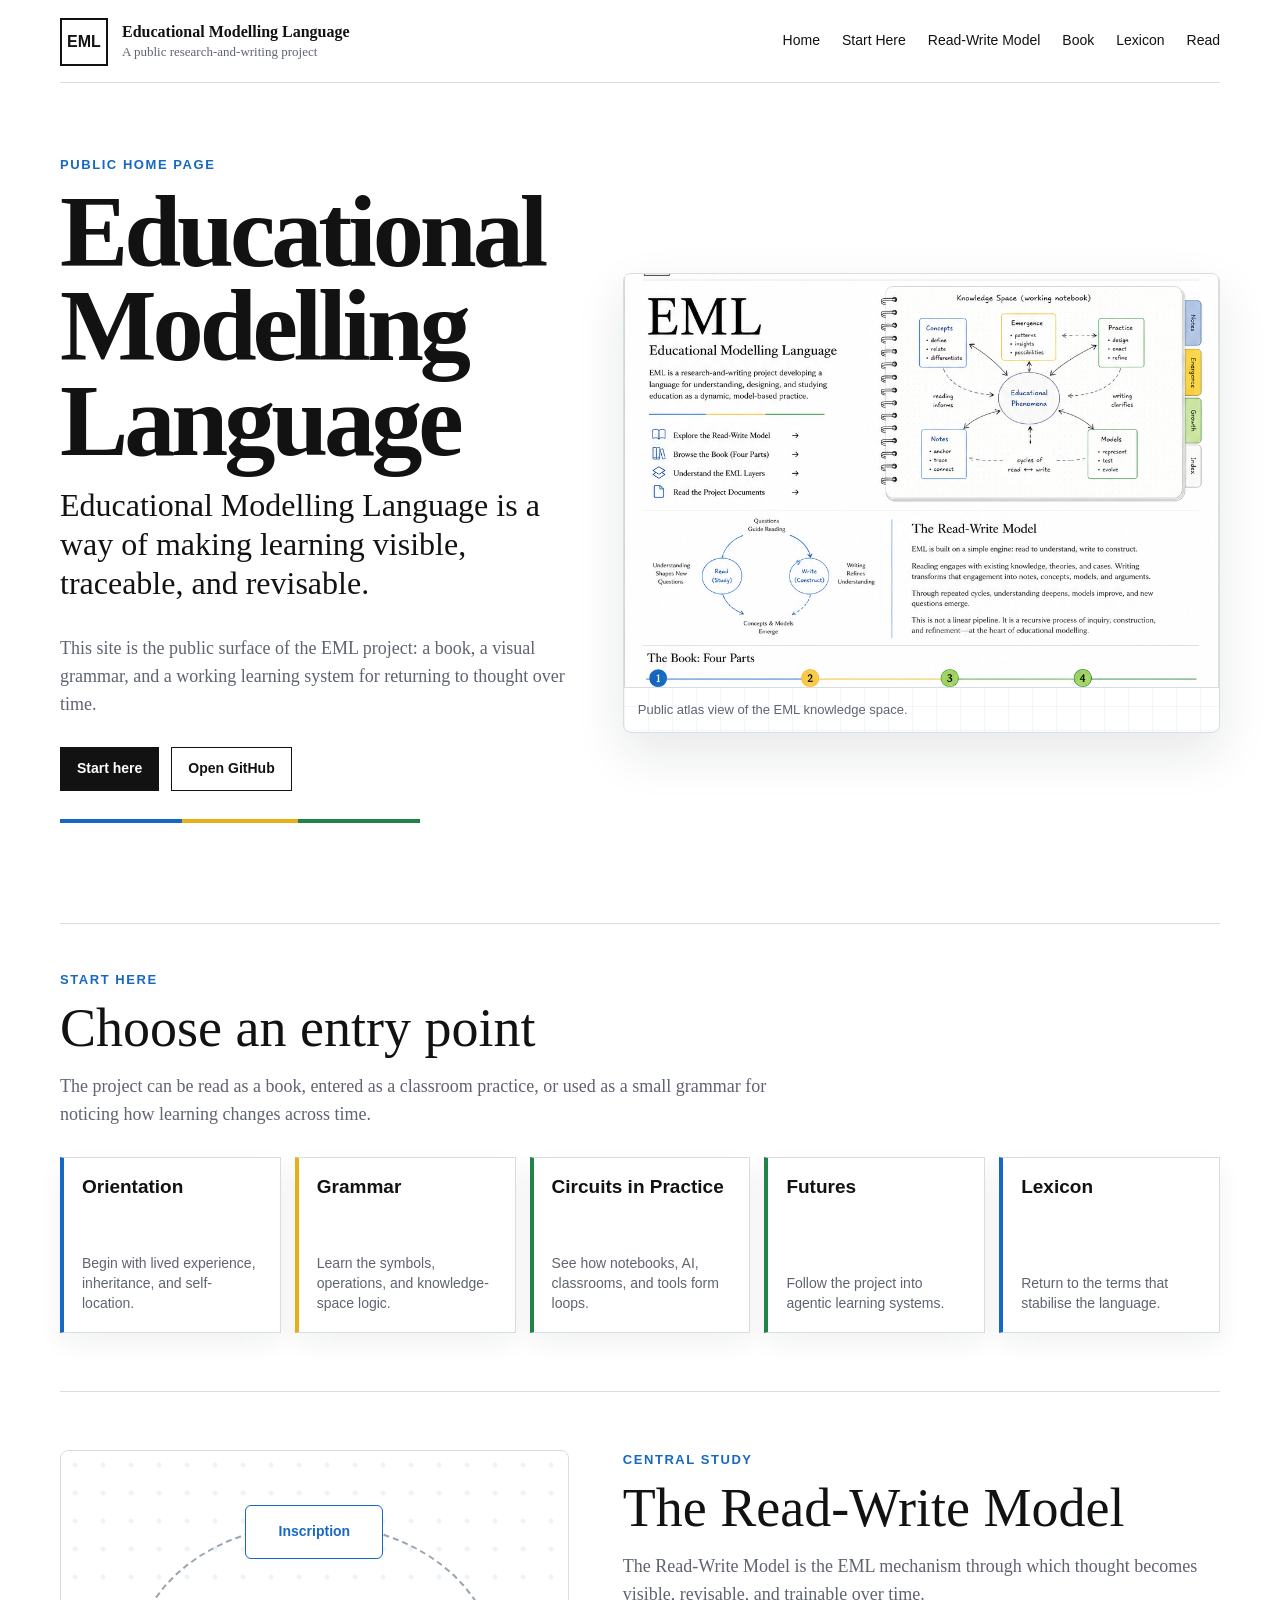
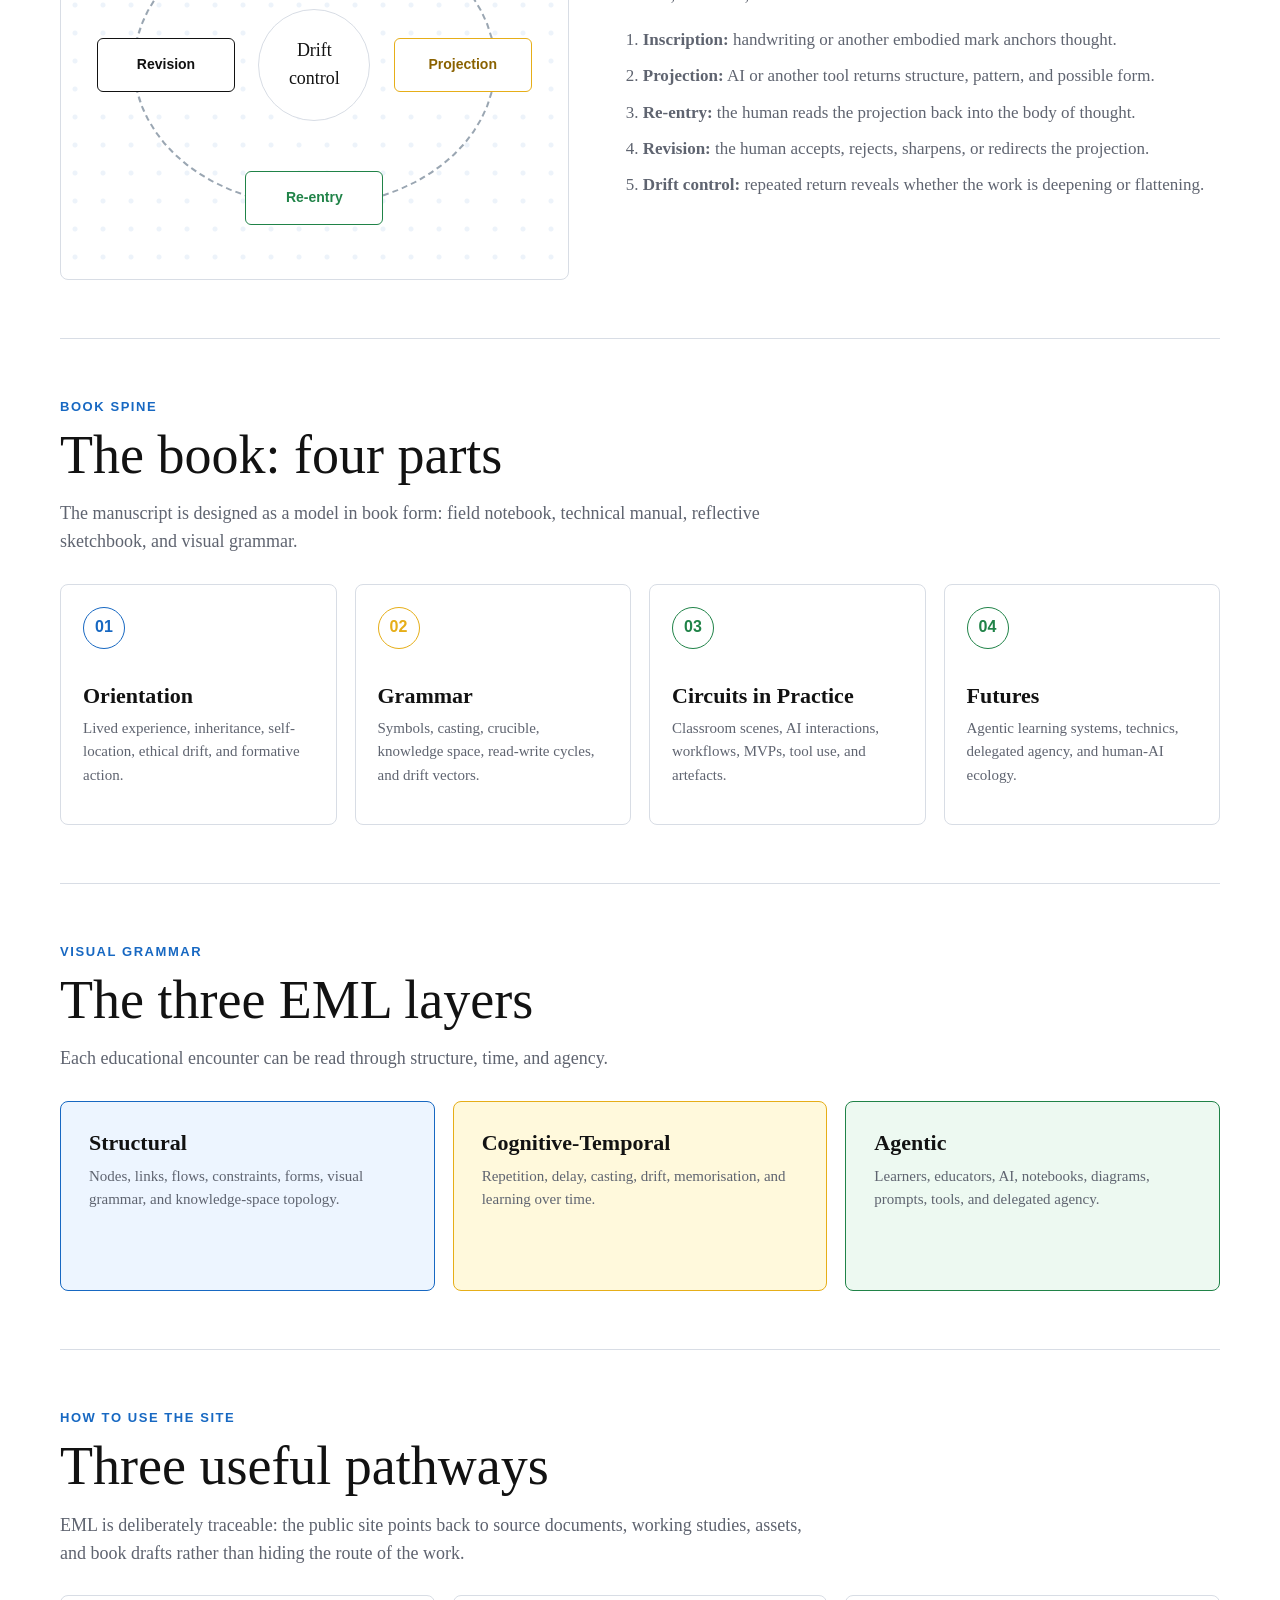
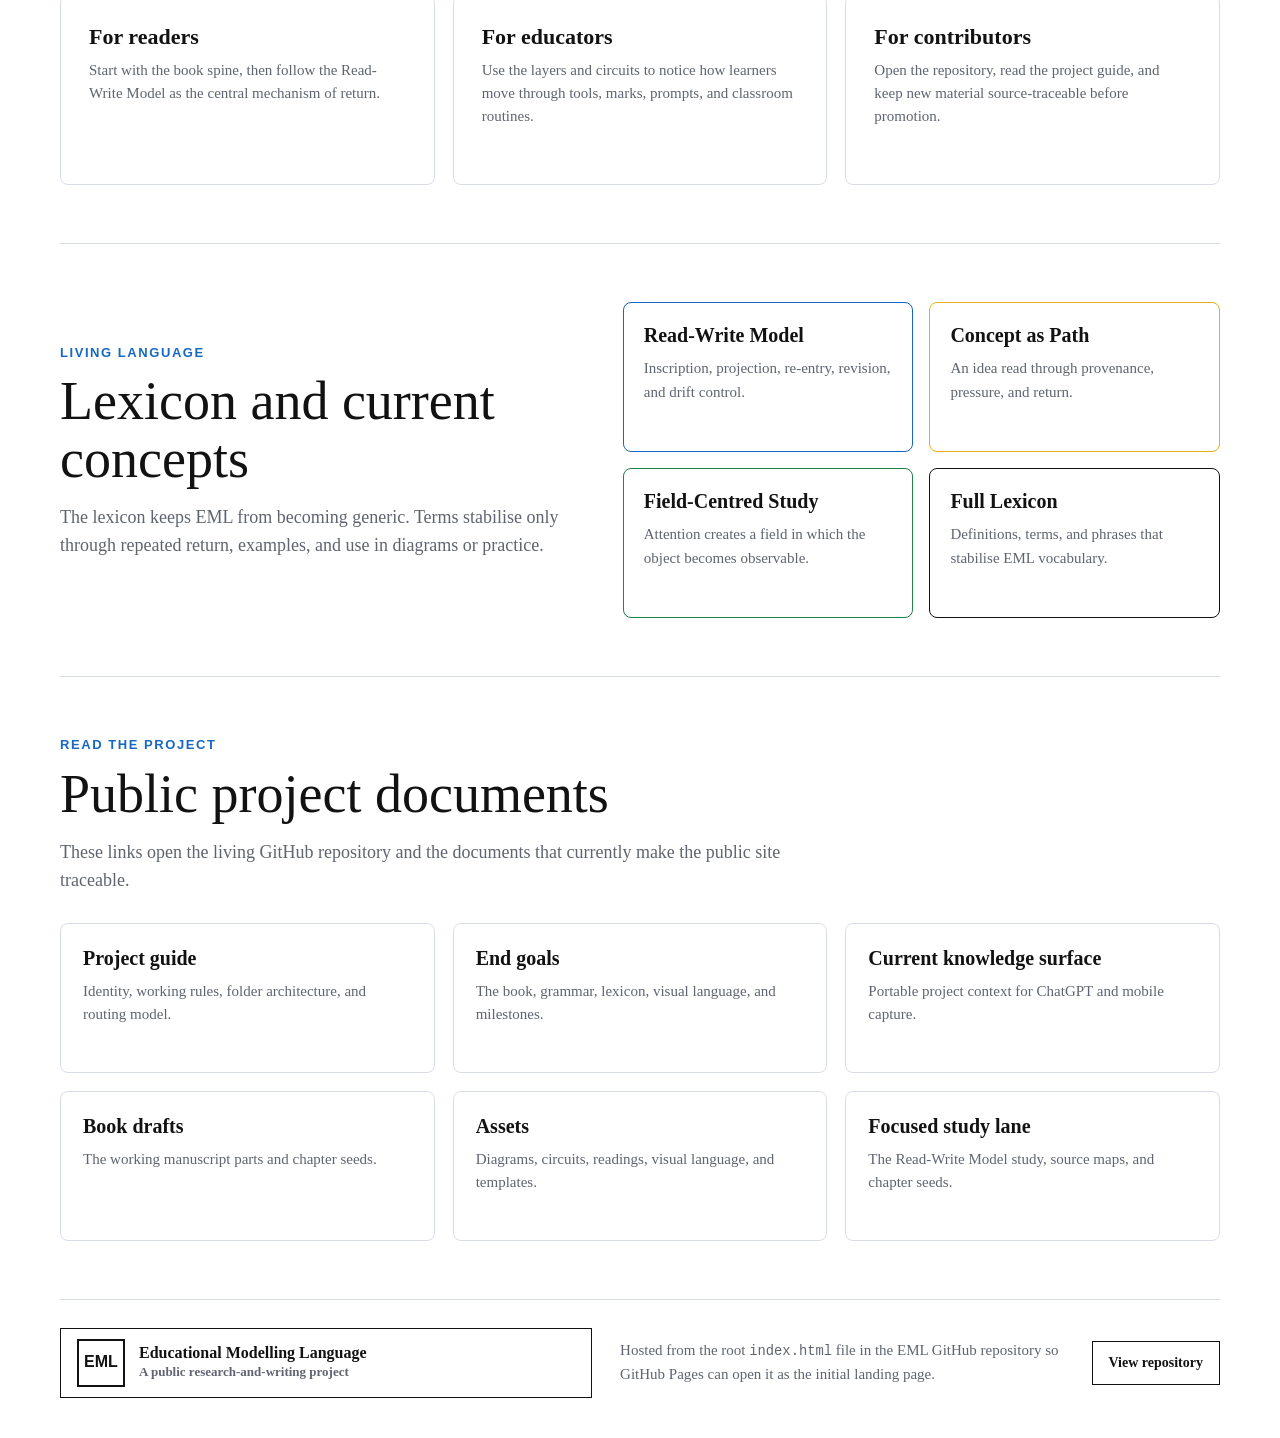
<file: index.html>
<!doctype html>
<html lang="en">
  <head>
    <meta charset="utf-8" />
    <meta name="viewport" content="width=device-width, initial-scale=1" />
    <meta
      name="description"
      content="Educational Modelling Language is a public book and learning-system project for making learning visible, traceable, and revisable."
    />
    <title>Educational Modelling Language | EML</title>
    <link rel="stylesheet" href="site/styles.css" />
  </head>
  <body>
    <header class="site-header">
      <a class="brand" href="./index.html" aria-label="EML home page">
        <span class="brand-mark">EML</span>
        <span>
          <strong>Educational Modelling Language</strong>
          <small>A public research-and-writing project</small>
        </span>
      </a>
      <nav aria-label="Primary navigation">
        <a href="#home">Home</a>
        <a href="#start-here">Start Here</a>
        <a href="#model">Read-Write Model</a>
        <a href="#book">Book</a>
        <a href="#lexicon">Lexicon</a>
        <a href="#reading">Read</a>
      </nav>
    </header>

    <main id="home">
      <section class="hero section-grid" aria-labelledby="site-title">
        <div class="hero-copy">
          <p class="eyebrow">Public home page</p>
          <h1 id="site-title">Educational Modelling Language</h1>
          <p class="lede">
            Educational Modelling Language is a way of making learning visible,
            traceable, and revisable.
          </p>
          <p>
            This site is the public surface of the EML project: a book, a visual
            grammar, and a working learning system for returning to thought over
            time.
          </p>
          <div class="actions" aria-label="Project shortcuts">
            <a href="#start-here">Start here</a>
            <a href="https://github.com/ErinConradMountain/EML">Open GitHub</a>
          </div>
        </div>

        <figure class="atlas-frame">
          <img
            src="site/assets/eml-public-atlas-concept.png"
            alt="Notebook-style EML knowledge space diagram with concepts, notes, models, emergence, and practice connected through read-write cycles."
          />
          <figcaption>Public atlas view of the EML knowledge space.</figcaption>
        </figure>
      </section>

      <section id="start-here" class="start-here" aria-labelledby="start-title">
        <div class="section-heading">
          <p class="eyebrow">Start Here</p>
          <h2 id="start-title">Choose an entry point</h2>
          <p>
            The project can be read as a book, entered as a classroom practice,
            or used as a small grammar for noticing how learning changes across
            time.
          </p>
        </div>
        <div class="start-grid" aria-label="EML starting points">
          <a href="#orientation">
            <strong>Orientation</strong>
            <span
              >Begin with lived experience, inheritance, and
              self-location.</span
            >
          </a>
          <a href="#grammar">
            <strong>Grammar</strong>
            <span
              >Learn the symbols, operations, and knowledge-space logic.</span
            >
          </a>
          <a href="#circuits">
            <strong>Circuits in Practice</strong>
            <span
              >See how notebooks, AI, classrooms, and tools form loops.</span
            >
          </a>
          <a href="#futures">
            <strong>Futures</strong>
            <span>Follow the project into agentic learning systems.</span>
          </a>
          <a href="#lexicon">
            <strong>Lexicon</strong>
            <span>Return to the terms that stabilise the language.</span>
          </a>
        </div>
      </section>

      <section
        id="model"
        class="model section-grid"
        aria-labelledby="model-title"
      >
        <div class="loop-diagram" aria-label="Read-Write Model loop">
          <span class="loop-node node-blue">Inscription</span>
          <span class="loop-node node-yellow">Projection</span>
          <span class="loop-node node-green">Re-entry</span>
          <span class="loop-node node-ink">Revision</span>
          <span class="loop-center">Drift<br />control</span>
        </div>
        <div>
          <p class="eyebrow">Central study</p>
          <h2 id="model-title">The Read-Write Model</h2>
          <p>
            The Read-Write Model is the EML mechanism through which thought
            becomes visible, revisable, and trainable over time.
          </p>
          <ol class="steps">
            <li>
              <strong>Inscription:</strong> handwriting or another embodied mark
              anchors thought.
            </li>
            <li>
              <strong>Projection:</strong> AI or another tool returns structure,
              pattern, and possible form.
            </li>
            <li>
              <strong>Re-entry:</strong> the human reads the projection back
              into the body of thought.
            </li>
            <li>
              <strong>Revision:</strong> the human accepts, rejects, sharpens,
              or redirects the projection.
            </li>
            <li>
              <strong>Drift control:</strong> repeated return reveals whether
              the work is deepening or flattening.
            </li>
          </ol>
        </div>
      </section>

      <section id="book" class="book" aria-labelledby="book-title">
        <div class="section-heading">
          <p class="eyebrow">Book spine</p>
          <h2 id="book-title">The book: four parts</h2>
          <p>
            The manuscript is designed as a model in book form: field notebook,
            technical manual, reflective sketchbook, and visual grammar.
          </p>
        </div>
        <div class="book-spine">
          <article id="orientation">
            <span>01</span>
            <h3>Orientation</h3>
            <p>
              Lived experience, inheritance, self-location, ethical drift, and
              formative action.
            </p>
          </article>
          <article id="grammar">
            <span>02</span>
            <h3>Grammar</h3>
            <p>
              Symbols, casting, crucible, knowledge space, read-write cycles,
              and drift vectors.
            </p>
          </article>
          <article id="circuits">
            <span>03</span>
            <h3>Circuits in Practice</h3>
            <p>
              Classroom scenes, AI interactions, workflows, MVPs, tool use, and
              artefacts.
            </p>
          </article>
          <article id="futures">
            <span>04</span>
            <h3>Futures</h3>
            <p>
              Agentic learning systems, technics, delegated agency, and human-AI
              ecology.
            </p>
          </article>
        </div>
      </section>

      <section id="layers" class="layers" aria-labelledby="layers-title">
        <div class="section-heading">
          <p class="eyebrow">Visual grammar</p>
          <h2 id="layers-title">The three EML layers</h2>
          <p>
            Each educational encounter can be read through structure, time, and
            agency.
          </p>
        </div>
        <div class="layer-grid">
          <article class="layer layer-blue">
            <h3>Structural</h3>
            <p>
              Nodes, links, flows, constraints, forms, visual grammar, and
              knowledge-space topology.
            </p>
          </article>
          <article class="layer layer-yellow">
            <h3>Cognitive-Temporal</h3>
            <p>
              Repetition, delay, casting, drift, memorisation, and learning over
              time.
            </p>
          </article>
          <article class="layer layer-green">
            <h3>Agentic</h3>
            <p>
              Learners, educators, AI, notebooks, diagrams, prompts, tools, and
              delegated agency.
            </p>
          </article>
        </div>
      </section>

      <section id="pathways" class="pathways" aria-labelledby="pathways-title">
        <div class="section-heading">
          <p class="eyebrow">How to use the site</p>
          <h2 id="pathways-title">Three useful pathways</h2>
          <p>
            EML is deliberately traceable: the public site points back to source
            documents, working studies, assets, and book drafts rather than
            hiding the route of the work.
          </p>
        </div>
        <div class="pathway-grid">
          <article>
            <h3>For readers</h3>
            <p>
              Start with the book spine, then follow the Read-Write Model as the
              central mechanism of return.
            </p>
          </article>
          <article>
            <h3>For educators</h3>
            <p>
              Use the layers and circuits to notice how learners move through
              tools, marks, prompts, and classroom routines.
            </p>
          </article>
          <article>
            <h3>For contributors</h3>
            <p>
              Open the repository, read the project guide, and keep new material
              source-traceable before promotion.
            </p>
          </article>
        </div>
      </section>

      <section
        id="lexicon"
        class="lexicon section-grid"
        aria-labelledby="lexicon-title"
      >
        <div>
          <p class="eyebrow">Living language</p>
          <h2 id="lexicon-title">Lexicon and current concepts</h2>
          <p>
            The lexicon keeps EML from becoming generic. Terms stabilise only
            through repeated return, examples, and use in diagrams or practice.
          </p>
        </div>
        <div class="concept-map">
          <a
            class="concept concept-blue"
            href="https://github.com/ErinConradMountain/EML/blob/main/06-Lexicon/Definitions/Read-Write-Model.md"
          >
            <strong>Read-Write Model</strong>
            <span
              >Inscription, projection, re-entry, revision, and drift
              control.</span
            >
          </a>
          <a
            class="concept concept-yellow"
            href="https://github.com/ErinConradMountain/EML/blob/main/06-Lexicon/Definitions/Concept-as-Path.md"
          >
            <strong>Concept as Path</strong>
            <span>An idea read through provenance, pressure, and return.</span>
          </a>
          <a
            class="concept concept-green"
            href="https://github.com/ErinConradMountain/EML/blob/main/06-Lexicon/Definitions/Field-Centred-Study.md"
          >
            <strong>Field-Centred Study</strong>
            <span
              >Attention creates a field in which the object becomes
              observable.</span
            >
          </a>
          <a
            class="concept concept-ink"
            href="https://github.com/ErinConradMountain/EML/tree/main/06-Lexicon"
          >
            <strong>Full Lexicon</strong>
            <span
              >Definitions, terms, and phrases that stabilise EML
              vocabulary.</span
            >
          </a>
        </div>
      </section>

      <section id="reading" class="reading" aria-labelledby="reading-title">
        <div class="section-heading">
          <p class="eyebrow">Read the project</p>
          <h2 id="reading-title">Public project documents</h2>
          <p>
            These links open the living GitHub repository and the documents that
            currently make the public site traceable.
          </p>
        </div>
        <div class="link-list">
          <a
            href="https://github.com/ErinConradMountain/EML/blob/main/AGENTS.md"
          >
            <strong>Project guide</strong>
            <span
              >Identity, working rules, folder architecture, and routing
              model.</span
            >
          </a>
          <a
            href="https://github.com/ErinConradMountain/EML/blob/main/08-Admin/Plans/EML-End-Goals.md"
          >
            <strong>End goals</strong>
            <span
              >The book, grammar, lexicon, visual language, and
              milestones.</span
            >
          </a>
          <a
            href="https://github.com/ErinConradMountain/EML/blob/main/09-ChatGPT-Knowledge-Feed/01-ChatGPT-Project-Knowledge/Current-EML-Project-Knowledge.md"
          >
            <strong>Current knowledge surface</strong>
            <span
              >Portable project context for ChatGPT and mobile capture.</span
            >
          </a>
          <a href="https://github.com/ErinConradMountain/EML/tree/main/04-Book">
            <strong>Book drafts</strong>
            <span>The working manuscript parts and chapter seeds.</span>
          </a>
          <a
            href="https://github.com/ErinConradMountain/EML/tree/main/05-Assets"
          >
            <strong>Assets</strong>
            <span
              >Diagrams, circuits, readings, visual language, and
              templates.</span
            >
          </a>
          <a
            href="https://github.com/ErinConradMountain/EML/tree/main/03-Working/Read-Write-Model"
          >
            <strong>Focused study lane</strong>
            <span
              >The Read-Write Model study, source maps, and chapter seeds.</span
            >
          </a>
        </div>
      </section>
    </main>

    <footer class="site-footer">
      <a class="brand" href="./index.html" aria-label="Return to EML home page">
        <span class="brand-mark">EML</span>
        <span>
          <strong>Educational Modelling Language</strong>
          <small>A public research-and-writing project</small>
        </span>
      </a>
      <p>
        Hosted from the root <code>index.html</code> file in the EML GitHub
        repository so GitHub Pages can open it as the initial landing page.
      </p>
      <a href="https://github.com/ErinConradMountain/EML">View repository</a>
    </footer>
  </body>
</html>
</file>
<file: site/styles.css>
:root {
  --ink: #121212;
  --muted: #5f6470;
  --paper: #ffffff;
  --line: #d8dde5;
  --blue: #1768c2;
  --blue-soft: #edf5ff;
  --yellow: #e6ae18;
  --yellow-soft: #fff9dc;
  --green: #208348;
  --green-soft: #edf9f1;
  --shadow: 0 20px 50px rgba(20, 28, 38, 0.1);
  color-scheme: light;
}

* {
  box-sizing: border-box;
}

html {
  scroll-behavior: smooth;
}

body {
  margin: 0;
  background: var(--paper);
  color: var(--ink);
  font-family: Georgia, "Times New Roman", serif;
  line-height: 1.55;
}

a {
  color: inherit;
  text-decoration: none;
}

.site-header,
.site-footer,
main > section {
  width: min(1160px, calc(100% - 40px));
  margin: 0 auto;
}

.site-header {
  position: sticky;
  top: 0;
  z-index: 10;
  display: flex;
  align-items: center;
  justify-content: space-between;
  gap: 24px;
  padding: 18px 0 16px;
  background: rgba(255, 255, 255, 0.92);
  border-bottom: 1px solid var(--line);
  backdrop-filter: blur(12px);
}

.brand {
  display: inline-flex;
  align-items: center;
  gap: 14px;
  min-width: 230px;
}

.brand-mark {
  display: grid;
  width: 48px;
  height: 48px;
  place-items: center;
  border: 2px solid var(--ink);
  font-family: Arial, sans-serif;
  font-size: 16px;
  font-weight: 700;
  letter-spacing: 0;
}

.brand strong,
.brand small {
  display: block;
}

.brand strong {
  font-size: 16px;
  line-height: 1.2;
}

.brand small {
  color: var(--muted);
  font-size: 13px;
}

nav {
  display: flex;
  flex-wrap: wrap;
  justify-content: flex-end;
  gap: 6px 22px;
  font-family: Arial, sans-serif;
  font-size: 14px;
}

nav a {
  border-bottom: 2px solid transparent;
  padding: 8px 0;
}

nav a:hover,
nav a:focus-visible {
  border-color: var(--blue);
  outline: none;
}

main > section {
  border-bottom: 1px solid var(--line);
  padding: 58px 0;
}

.section-grid {
  display: grid;
  grid-template-columns: minmax(0, 0.92fr) minmax(320px, 1.08fr);
  gap: 54px;
  align-items: center;
}

.hero {
  min-height: 680px;
  padding-top: 72px;
  padding-bottom: 72px;
}

h1,
h2,
h3,
p {
  margin-top: 0;
}

h1 {
  margin-bottom: 18px;
  font-size: clamp(52px, 8vw, 112px);
  font-weight: 700;
  line-height: 0.92;
  letter-spacing: -0.04em;
}

h2 {
  margin-bottom: 16px;
  font-size: clamp(34px, 5vw, 54px);
  font-weight: 500;
  line-height: 1.06;
}

h3 {
  margin-bottom: 8px;
  font-size: 22px;
  line-height: 1.2;
}

p {
  color: var(--muted);
  font-size: 18px;
}

code {
  font-family: "SFMono-Regular", Consolas, "Liberation Mono", monospace;
  font-size: 0.92em;
}

.eyebrow {
  margin-bottom: 10px;
  color: var(--blue);
  font-family: Arial, sans-serif;
  font-size: 13px;
  font-weight: 700;
  letter-spacing: 0.12em;
  text-transform: uppercase;
}

.lede {
  color: var(--ink);
  font-size: clamp(22px, 3vw, 32px);
  line-height: 1.22;
}

.hero-copy::after {
  content: "";
  display: block;
  width: min(360px, 100%);
  height: 4px;
  margin: 28px 0;
  background: linear-gradient(
    90deg,
    var(--blue) 0 34%,
    var(--yellow) 34% 66%,
    var(--green) 66% 100%
  );
}

.actions {
  display: flex;
  flex-wrap: wrap;
  gap: 12px;
  margin-top: 28px;
  font-family: Arial, sans-serif;
}

.actions a,
.site-footer > a {
  display: inline-flex;
  align-items: center;
  min-height: 44px;
  border: 1px solid var(--ink);
  padding: 10px 16px;
  font-size: 14px;
  font-weight: 700;
}

.actions a:first-child {
  background: var(--ink);
  color: #fff;
}

.actions a:hover,
.actions a:focus-visible,
.site-footer > a:hover,
.site-footer > a:focus-visible {
  border-color: var(--blue);
  box-shadow: 0 0 0 3px rgba(23, 104, 194, 0.16);
  outline: none;
}

.atlas-frame {
  margin: 0;
  border: 1px solid var(--line);
  border-radius: 8px;
  background:
    linear-gradient(rgba(23, 104, 194, 0.06) 1px, transparent 1px),
    linear-gradient(90deg, rgba(23, 104, 194, 0.06) 1px, transparent 1px), #fff;
  background-size: 24px 24px;
  box-shadow: var(--shadow);
  overflow: hidden;
}

.atlas-frame img {
  display: block;
  width: 100%;
  aspect-ratio: 1.44;
  object-fit: cover;
  object-position: 54% 7%;
}

.atlas-frame figcaption {
  border-top: 1px solid var(--line);
  color: var(--muted);
  font-family: Arial, sans-serif;
  font-size: 13px;
  padding: 12px 14px;
}

.start-here {
  padding-top: 46px;
}

.start-grid {
  display: grid;
  grid-template-columns: repeat(5, minmax(120px, 1fr));
  gap: 14px;
  margin-top: 28px;
  font-family: Arial, sans-serif;
}

.start-grid a {
  display: flex;
  min-height: 176px;
  flex-direction: column;
  justify-content: space-between;
  border: 1px solid var(--line);
  border-left: 4px solid var(--blue);
  padding: 18px;
  background: #fff;
  box-shadow: 0 10px 24px rgba(20, 28, 38, 0.06);
  transition:
    transform 160ms ease,
    border-color 160ms ease,
    box-shadow 160ms ease;
}

.start-grid strong {
  display: block;
  margin-bottom: 22px;
  color: var(--ink);
  font-size: 19px;
  line-height: 1.15;
}

.start-grid span {
  display: block;
  color: var(--muted);
  font-size: 14px;
  line-height: 1.45;
}

.start-grid a:nth-child(2) {
  border-left-color: var(--yellow);
}

.start-grid a:nth-child(3),
.start-grid a:nth-child(4) {
  border-left-color: var(--green);
}

.start-grid a:hover,
.start-grid a:focus-visible {
  border-color: var(--blue);
  border-left-color: var(--blue);
  box-shadow: 0 10px 28px rgba(23, 104, 194, 0.14);
  outline: none;
  transform: translateY(-2px);
}

.model {
  align-items: stretch;
}

.loop-diagram {
  position: relative;
  min-height: 430px;
  border: 1px solid var(--line);
  border-radius: 8px;
  background:
    radial-gradient(
      circle at center,
      rgba(23, 104, 194, 0.08) 0 2px,
      transparent 3px
    ),
    #fff;
  background-size: 28px 28px;
}

.loop-diagram::before {
  content: "";
  position: absolute;
  inset: 72px;
  border: 2px dashed #9aa6b2;
  border-radius: 50%;
}

.loop-center,
.loop-node {
  position: absolute;
  display: grid;
  place-items: center;
  border: 1px solid var(--line);
  background: #fff;
  text-align: center;
}

.loop-center {
  inset: 50%;
  width: 112px;
  height: 112px;
  margin: -56px 0 0 -56px;
  border-radius: 50%;
  color: var(--ink);
  font-size: 18px;
}

.loop-node {
  width: 138px;
  min-height: 54px;
  border-radius: 6px;
  font-family: Arial, sans-serif;
  font-size: 14px;
  font-weight: 700;
}

.node-blue {
  top: 54px;
  left: 50%;
  margin-left: -69px;
  border-color: var(--blue);
  color: var(--blue);
}

.node-yellow {
  right: 36px;
  top: 50%;
  margin-top: -27px;
  border-color: var(--yellow);
  color: #8a6200;
}

.node-green {
  bottom: 54px;
  left: 50%;
  margin-left: -69px;
  border-color: var(--green);
  color: var(--green);
}

.node-ink {
  left: 36px;
  top: 50%;
  margin-top: -27px;
  border-color: var(--ink);
}

.steps {
  padding-left: 20px;
  color: var(--muted);
  font-size: 17px;
}

.steps li + li {
  margin-top: 10px;
}

.section-heading {
  max-width: 760px;
  margin-bottom: 28px;
}

.book-spine,
.layer-grid,
.pathway-grid,
.link-list {
  display: grid;
  gap: 18px;
}

.book-spine {
  grid-template-columns: repeat(4, minmax(0, 1fr));
  counter-reset: parts;
}

.book-spine article,
.layer,
.pathway-grid article,
.link-list a,
.concept {
  border: 1px solid var(--line);
  border-radius: 8px;
  background: #fff;
}

.book-spine article {
  min-height: 230px;
  padding: 22px;
}

.book-spine span {
  display: inline-grid;
  width: 42px;
  height: 42px;
  place-items: center;
  margin-bottom: 34px;
  border: 1px solid currentColor;
  border-radius: 50%;
  color: var(--blue);
  font-family: Arial, sans-serif;
  font-weight: 700;
}

.book-spine article:nth-child(2) span {
  color: var(--yellow);
}

.book-spine article:nth-child(3) span,
.book-spine article:nth-child(4) span {
  color: var(--green);
}

.book-spine p,
.layer p,
.pathway-grid p,
.link-list span,
.concept span {
  font-size: 15px;
}

.layer-grid,
.pathway-grid {
  grid-template-columns: repeat(3, minmax(0, 1fr));
}

.layer,
.pathway-grid article {
  min-height: 190px;
  padding: 28px;
}

.layer-blue {
  border-color: var(--blue);
  background: var(--blue-soft);
}

.layer-yellow {
  border-color: var(--yellow);
  background: var(--yellow-soft);
}

.layer-green {
  border-color: var(--green);
  background: var(--green-soft);
}

.link-list {
  grid-template-columns: repeat(3, minmax(0, 1fr));
}

.link-list a {
  display: block;
  min-height: 150px;
  padding: 22px;
  transition:
    transform 160ms ease,
    border-color 160ms ease,
    box-shadow 160ms ease;
}

.link-list a:hover,
.link-list a:focus-visible,
.concept:hover,
.concept:focus-visible {
  border-color: var(--blue);
  box-shadow: 0 10px 28px rgba(23, 104, 194, 0.14);
  outline: none;
  transform: translateY(-2px);
}

.link-list strong,
.concept strong {
  display: block;
  margin-bottom: 10px;
  font-size: 20px;
  line-height: 1.2;
}

.link-list span,
.concept span {
  display: block;
  color: var(--muted);
}

.concept-map {
  display: grid;
  grid-template-columns: repeat(2, minmax(0, 1fr));
  gap: 16px;
}

.concept {
  min-height: 150px;
  padding: 20px;
  transition:
    transform 160ms ease,
    border-color 160ms ease,
    box-shadow 160ms ease;
}

.concept-blue {
  border-color: var(--blue);
}

.concept-yellow {
  border-color: var(--yellow);
}

.concept-green {
  border-color: var(--green);
}

.concept-ink {
  border-color: var(--ink);
}

.site-footer {
  display: grid;
  grid-template-columns: 1.2fr 1fr auto;
  gap: 28px;
  align-items: center;
  padding: 28px 0 40px;
}

.site-footer p {
  margin: 0;
  font-size: 15px;
}

@media (max-width: 900px) {
  .site-header {
    position: static;
    align-items: flex-start;
    flex-direction: column;
  }

  nav {
    justify-content: flex-start;
  }

  .section-grid,
  .start-grid,
  .book-spine,
  .layer-grid,
  .pathway-grid,
  .link-list,
  .site-footer {
    grid-template-columns: 1fr;
  }

  .hero {
    min-height: 0;
    padding-top: 42px;
    padding-bottom: 42px;
  }

  .atlas-frame img {
    aspect-ratio: 1.15;
  }
}

@media (max-width: 560px) {
  .site-header,
  .site-footer,
  main > section {
    width: min(100% - 24px, 1160px);
  }

  main > section {
    padding: 42px 0;
  }

  .brand {
    min-width: 0;
  }

  .brand-mark {
    width: 42px;
    height: 42px;
  }

  .actions {
    display: grid;
  }

  .loop-diagram {
    min-height: 360px;
  }

  .loop-diagram::before {
    inset: 60px;
  }

  .loop-node {
    width: 112px;
    font-size: 12px;
  }

  .node-blue,
  .node-green {
    margin-left: -56px;
  }

  .node-yellow {
    right: 12px;
  }

  .node-ink {
    left: 12px;
  }

  .start-grid,
  .concept-map {
    grid-template-columns: 1fr;
  }
}
</file>
